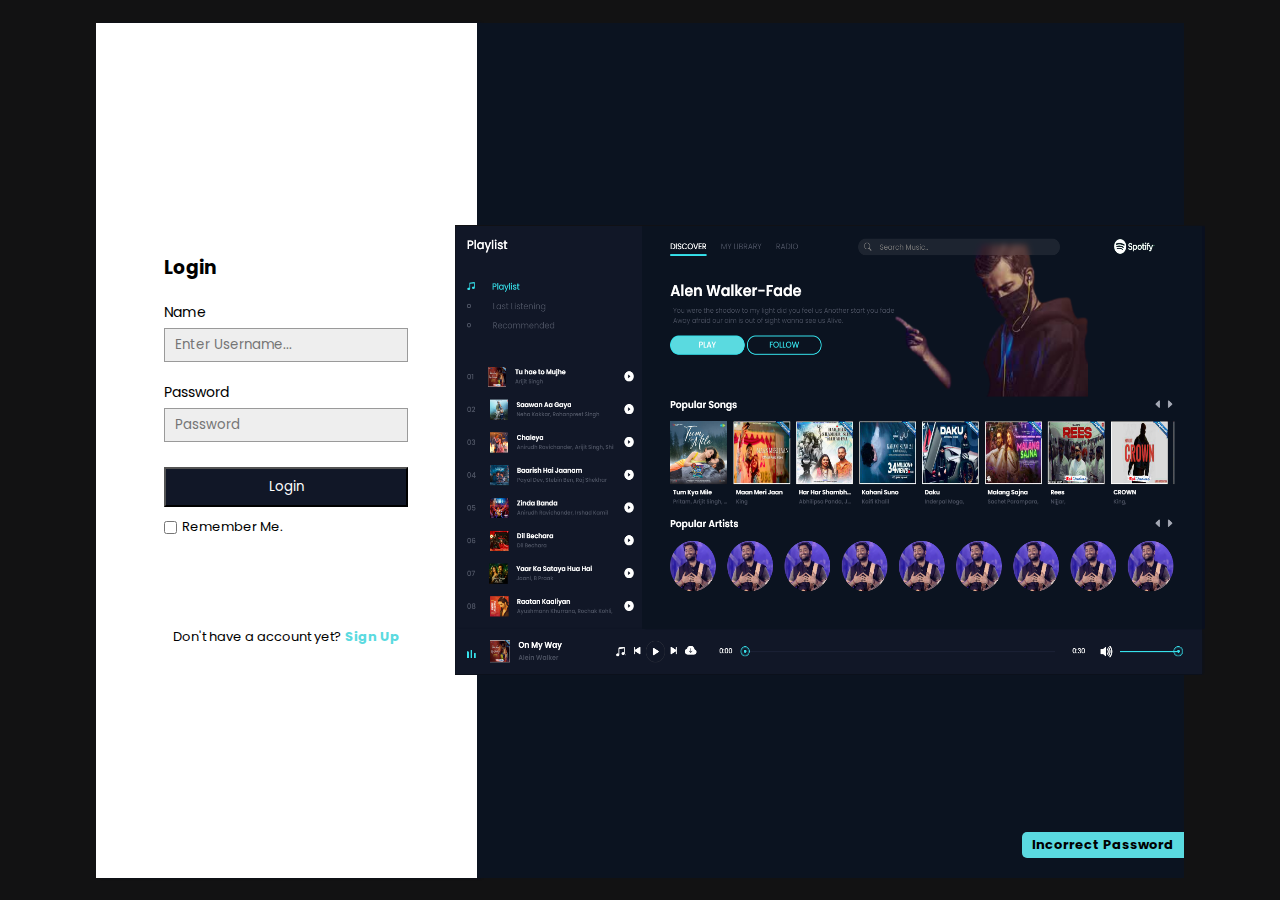
<file: login.html>
<!DOCTYPE html>
<html lang="en">

<head>
    <meta charset="UTF-8">
    <meta http-equiv="X-UA-Compatible" content="IE=edge">
    <meta name="viewport" content="width=device-width, initial-scale=1.0">
    <title>Music Website Login Page</title>
    <link rel="stylesheet" href="style.css">
    <style>
        header {
            background: #121213;
        }
    </style>
</head>

<body>
    <header>
        <div class="left">
            <div class="content">
                <form method="post">
                    <h3>Login</h3>
                    <div class="card">
                        <label for="name">Name</label>
                        <input type="text" name="user_name" placeholder="Enter Username..." required>
                    </div>
                    <div class="card">
                        <label for="password">Password</label>
                        <input type="password" name="user_password" placeholder="Password" required>
                    </div>
                    <input type="submit" value="Login" class="submit">
                    <div class="check">
                        <input type="checkbox" name="" id=""><span>Remember Me.</span>
                    </div>
                    <p>Don't have a account yet? <a href="signup.html">Sign Up</a></p>
                </form>
            </div>
        </div>
        <div class="right">
            <img src="./img/Screenshot 1.png">
            <h3>Incorrect Password</h3>
        </div>
    </header>
</body>

</html>
</file>
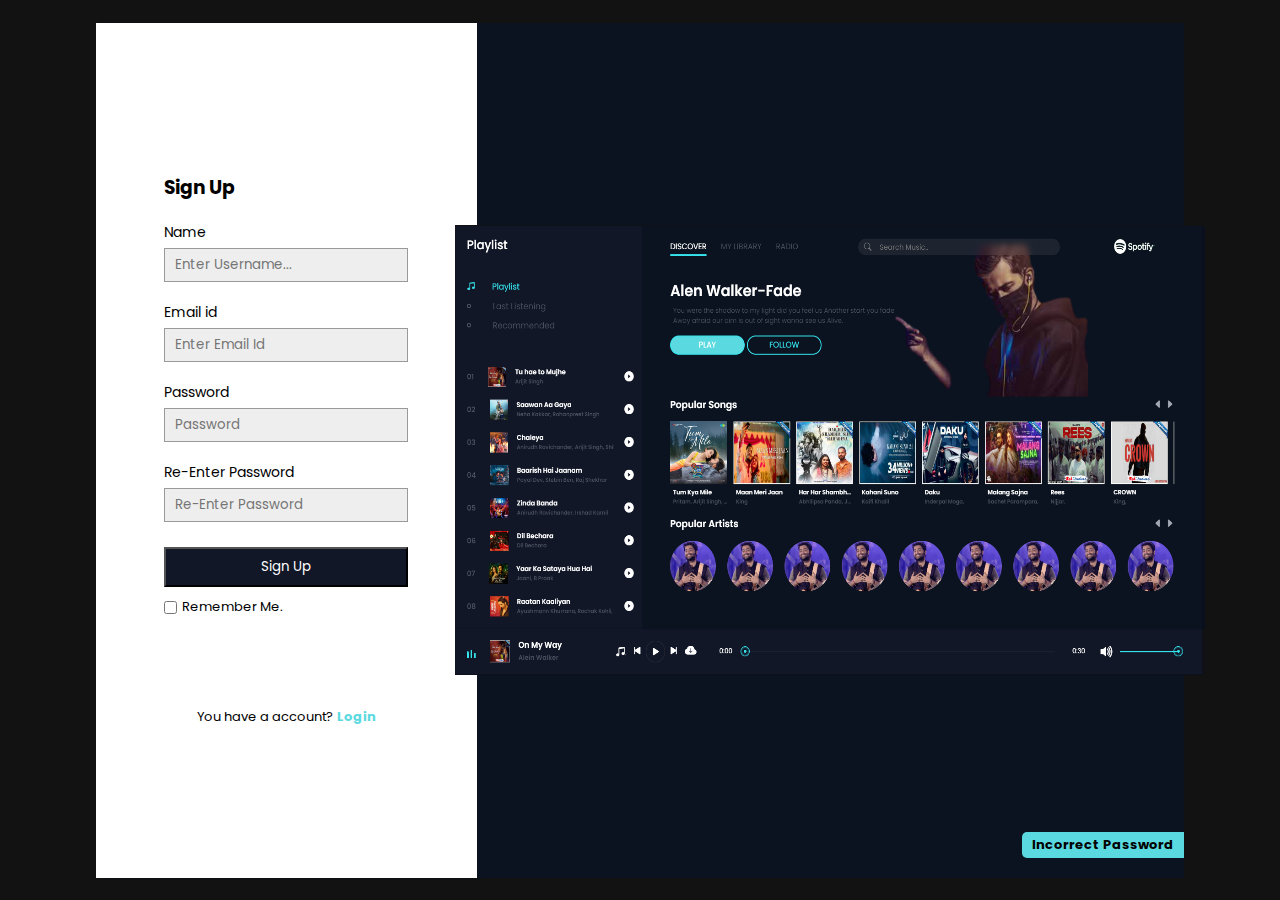
<file: signup.html>
<!DOCTYPE html>
<html lang="en">

<head>
    <meta charset="UTF-8">
    <meta http-equiv="X-UA-Compatible" content="IE=edge">
    <meta name="viewport" content="width=device-width, initial-scale=1.0">
    <title>Music Website Signup Page</title>
    <link rel="stylesheet" href="style.css">
    <style>
        header {
            background: #121213;
        }
    </style>
</head>

<body>
    <header>
        <div class="left">
            <div class="content">
                <form method="post">
                    <h3>Sign Up</h3>
                    <div class="card">
                        <label for="name">Name</label>
                        <input type="text" name="user_name" placeholder="Enter Username..." required>
                    </div>
                    <div class="card">
                        <label for="email">Email id</label>
                        <input type="email" name="user_email" placeholder="Enter Email Id" required>
                    </div>
                    <div class="card">
                        <label for="password">Password</label>
                        <input type="password" name="user_password" placeholder="Password" required>
                    </div>
                    <div class="card">
                        <label for="password">Re-Enter Password</label>
                        <input type="password" name="user_password" placeholder="Re-Enter Password" required>
                    </div>
                    <input type="submit" value="Sign Up" class="submit">
                    <div class="check">
                        <input type="checkbox" name="" id=""><span>Remember Me.</span>
                    </div>
                    <p>You have a account? <a href="login.html">Login</a></p>
                </form>
            </div>
        </div>
        <div class="right">
            <img src="./img/Screenshot 1.png">
            <h3>Incorrect Password</h3>
        </div>
    </header>
</body>

</html>
</file>
<file: style.css>
@import url('https://fonts.googleapis.com/css2?family=Montserrat:ital,wght@0,300;1,200;1,300&family=Mulish:wght@300&family=Poppins:ital,wght@0,400;0,500;0,600;1,500&family=Roboto:ital,wght@0,300;0,400;1,100&family=Rubik:wght@300&family=Slabo+27px&display=swap');

* {
    margin: 0%;
    padding: 0%;
    box-sizing: border-box;
    font-family: 'Poppins', sans-serif;
}

body {
    width: 100%;
    height: 100vh;
    background: #121213;
    display: grid;
    place-items: center;
}

header {
    position: relative;
    width: 85%;
    height: 95%;
    display: flex;
    flex-wrap: wrap;
    background: #111727;
}

.menu-box,
.song-box {
    width: 25%;
    height: 90%;
    box-shadow: 5px 0px 2px #090f1f;
    color: white;
}

.song-box {
    position: relative;
    width: 75%;
    background: #0b1320;
}

.song-play {
    width: 100%;
    height: 10%;
    background: #111727;
    box-shadow: 0px 3px 8px #090f1f;
}

header .menu-box a {
    text-decoration: none;
    color: white;
}

header .menu-box h1 {
    font-size: 20px;
    margin: 15px 0px 0px 20px;
    font-weight: 500;
    transition: 1s linear;
}

header .menu-box .playlist {
    margin: 40px 0px 0px 20px;
}

header .menu-box .playlist h4 {
    font-size: 14px;
    font-weight: 400;
    padding-bottom: 10px;
    color: #4c5262;
    cursor: pointer;
    display: flex;
    align-items: center;
    transition: .3s linear;
}

header .menu-box .playlist h4:hover {
    color: white;
}

header .menu-box .playlist h4 span {
    position: relative;
    margin-right: 45px;
    cursor: pointer;
}

header .menu-box .playlist h4 span::before {
    content: "";
    position: absolute;
    width: 4px;
    height: 4px;
    border: 2px solid #4c5262;
    border-radius: 50%;
    top: -4px;
    transition: .3s linear;
}

header .menu-box .playlist h4:hover span::before {
    border: 2px solid white;
}

header .menu-box .playlist h4 .bi {
    display: none;

}

header .menu-box .playlist .active {
    color: #36e2ec;
}

header .menu-box .playlist .active span {
    display: none;
}

header .menu-box .playlist .active .bi {
    display: flex;
    margin-right: 30px;
}

header .menu-box .menu-songs {
    width: 100%;
    height: 420px;
    margin-top: 40px;
    overflow: auto;
}

header .menu-box .menu-songs::-webkit-scrollbar {
    display: none;
}


header .menu-box .menu-songs li {
    list-style: none;
    position: relative;
    padding: 5px 0px 5px 20px;
    display: flex;
    align-items: center;
    margin-bottom: 10px;
    cursor: pointer;
    transition: .3s linear;
}


header .menu-box .menu-songs li:hover {
    background: rgb(105, 105, 105, .1);
}

header .menu-box .menu-songs li span {
    font-size: 12px;
    font-weight: 600;
    color: #4c5262;
}

header .menu-box .menu-songs li img {
    width: 32px;
    height: 32px;
    margin-left: 25px;
}

header .menu-box .menu-songs li h5 {
    margin-left: 15px;
    font-size: 11px;
    width: 170px;
    overflow: hidden;
    text-overflow: ellipsis;
    white-space: nowrap;
}

header .menu-box .menu-songs li h5 .sub-title {
    font-size: 9px;
    color: #4c5262;
}

header .menu-box .menu-songs li .bi {
    position: absolute;
    right: 15px;
}

header .song-play {
    display: flex;
    align-items: center;
    padding: 0px 20px;
}

header .song-play .wave {
    width: 30px;
    height: 30px;
    padding-bottom: 5px;
    display: flex;
    align-items: flex-end;
    margin-right: 10px;
}

header .song-play .wave .wave1 {
    width: 3px;
    height: 10px;
    background: #36e2ec;
    margin-right: 3px;
    border-radius: 10px 10px 0px 0px;
    animation: unset;
}

header .song-play .wave .wave1:nth-child(2) {
    height: 13px;
    margin-right: 3.5px;
    animation-delay: .4s;
}

header .song-play .wave .wave1:nth-child(3) {
    height: 8px;
    animation-delay: .8s;
}

@keyframes wave {
    0% {
        height: 10px;
    }

    50% {
        height: 15px;
    }

    100% {
        height: 10px;
    }
}

/* 
javascriptclass */

header .song-play .active1 .wave1 {
    animation: wave .5s linear infinite;
}

header .song-play .active1 .wave1:nth-child(2) {
    animation-delay: .4s;
}

header .song-play .active1 .wave1:nth-child(3) {
    animation-delay: .8s;
}

header .song-play img {
    width: 35px;
    height: 35px;
}

header .song-play h5 {
    width: 130px;
    margin-left: 15px;
    color: white;
    line-height: 20px;
    overflow: hidden;
    text-overflow: ellipsis;
    white-space: nowrap;
}

header .song-play h5 .sub-title {
    font-size: 11px;
    color: #4c5262;
    width: 100%;
    overflow: hidden;
    text-overflow: ellipsis;
    white-space: nowrap;
}

header .song-play .icon {
    font-size: 20px;
    color: white;
    margin: 0px 20px 0px 40px;
    outline: none;
    display: flex;
    align-items: center;
}

header .song-play .icon .bi {
    cursor: pointer;
    outline: none;
}

header .song-play .icon .shuffle {
    font-size: 17px;
    margin-right: 10px;
    width: 17.5px;
    overflow: hidden;
    display: flex;
    align-items: center;
}

header .song-play .icon #download-music {
    text-decoration: none;
    color: white;
    font-size: 20px;
    margin-left: 10px;
}

header .song-play .icon .bi:nth-child(3) {
    border: 1px solid rgb(105, 105, 105, .3);
    border-radius: 50%;
    padding: 2px 5px 0px 7px;
    margin: 0px 5px;
}


header .song-play span {
    color: white;
    width: 33px;
    font-size: 11px;
    font-weight: 400;
}

header .song-play span {
    margin: 0px 0px 0px 20px;
}

header .song-play .bar {
    position: relative;
    width: 43%;
    height: 2px;
    background: rgb(105, 105, 170, .1);
    margin: 0px 10px 0px 10px;
}

header .song-play .bar .bar2 {
    position: absolute;
    background: #36e2ec;
    width: 0%;
    height: 100%;
    top: 0;
    transition: 1s linear;
}

header .song-play .bar .dot {
    position: absolute;
    width: 5px;
    height: 5px;
    background: #36e2ec;
    border-radius: 50%;
    top: -1.5px;
    transition: 1s linear;
}

header .song-play .bar .dot::before {
    position: absolute;
    content: "";
    width: 15px;
    height: 15px;
    border: 1px solid #36e2ec;
    border-radius: 50%;
    left: -6px;
    top: -6px;
    box-shadow: inset 0px 0px 3px #36e2ec;
}

header .song-play .bar input {
    position: absolute;
    width: 100%;
    top: -6.7px;
    left: 0px;
    cursor: pointer;
    z-index: 9999999999999999999999;
    opacity: 0;
}

header .song-play .vol {
    position: relative;
    width: 100px;
    height: 2px;
    margin-left: 50px;
    background: rgb(105, 105, 170, .1);
}

header .song-play .vol .bi {
    position: absolute;
    color: white;
    font-size: 25px;
    top: -17px;
    left: -35px;
}


header .song-play .vol input {
    position: absolute;
    width: 100%;
    cursor: pointer;
    top: -6.7px;
    left: 0px;
    z-index: 999999999999999999999;
    opacity: 0;
}

header .song-play .vol .vol-bar {
    position: absolute;
    background: #36e2ec;
    width: 100%;
    height: 100%;
    top: 0;
    transition: 1s linear;
}

header .song-play .vol .dot {
    position: absolute;
    width: 5px;
    height: 5px;
    background: #36e2ec;
    border-radius: 50%;
    top: -1.5px;
    left: 100%;
    transition: 1s linear;
}

header .song-play .vol .dot::before {
    position: absolute;
    content: "";
    width: 15px;
    height: 15px;
    border: 1px solid #36e2ec;
    border-radius: 50%;
    left: -6px;
    top: -6px;
    box-shadow: inset 0px 0px 3px #36e2ec;
}

header .song-box::before {
    position: absolute;
    content: "";
    width: 100%;
    height: 300px;
    background: url("./img/images__5_-removebg-preview.png");
    background-repeat: no-repeat;
    background-position: right;
    background-size: 37%;
    right: 200px;
    z-index: -1;
}

header .song-box {
    z-index: 2;
}

header .song-box nav {
    width: 90%;
    height: 10%;
    margin: auto;
    display: flex;
    align-items: center;
    justify-content: space-between;
}

header .song-box nav ul {
    display: flex;
}


header .song-box nav ul li {
    list-style: none;
    position: relative;
    font-size: 13px;
    text-transform: uppercase;
    color: #4c5262;
    margin-right: 25px;
    cursor: pointer;
    transition: .3s linear;
}

header .song-box nav ul li:hover {
    color: white;
}

header .song-box nav ul li:nth-child(1) {
    color: white;
}

header .song-box nav ul li span {
    position: absolute;
    width: 100%;
    height: 2.5px;
    background: #36e2ec;
    bottom: -5px;
    left: 0;
    border-radius: 20px;
}

header .song-box nav .search {
    position: relative;
    width: 40%;
    padding: 1px 10px;
    border-radius: 20px;
    color: gray;
}

header .song-box nav .search::before {
    content: "";
    position: absolute;
    width: 100%;
    height: 100%;
    background: rgb(184, 184, 184, .1);
    border-radius: 20px;
    backdrop-filter: blur(5px);
    z-index: -1;
}

header .song-box nav .search .bi {
    font-size: 13px;
    padding: 3px 0px 0px 10px;
}

header .song-box nav .search input {
    background: none;
    border: none;
    outline: none;
    padding: 0px 10px;
    color: white;
    font-size: 12px;
}

header .song-box nav .search .search-result {
    position: absolute;
    width: 100%;
    height: 200px;
    /* border: 1px solid white; */
    margin-top: 10px;
    border-radius: 10px;
    overflow: auto;
}

header .song-box nav .search .search-result::-webkit-scrollbar {
    display: none;
}

header .song-box nav .search .search-result .card {
    width: 100%;
    min-height: 45px;
    /* border: 1px solid white; */
    display: flex;
    align-items: center;
    background: rgb(184, 184, 184, .1);
    margin-bottom: 5px;
    text-decoration: none;
    border-radius: 10px;
    display: none;
}

header .song-box nav .search .search-result .card img {
    width: 35px;
    height: 35px;
    border-radius: 5px;
    margin-left: 5px;
}

header .song-box nav .search .search-result .card .content {
    width: 80%;
    height: 100%;
    /* border: 1px solid white; */
    padding: 0;
    font-size: 13px;
    font-weight: 600;
    color: white;
}

header .song-box nav .search .search-result .card .content .sub-title {
    font-size: 11px;
    color: gray;
}

header .song-box nav .user {
    position: relative;
    width: 140px;
    height: 110px;

}

header .song-box nav .user img {
    width: 100%;
    height: 100%;
    border-radius: 50%;
    cursor: pointer;
    transition: .3s linear;
}

header .song-box nav .user img:hover {
    scale: 1.1;
}

header .song-box .content {
    width: 90%;
    height: 30%;
    margin: auto;
    padding-top: 20px;
}

header .song-box .content h1 {
    font-size: 25px;
    font-weight: 600;
}

header .song-box .content p {
    font-size: 11px;
    font-weight: 400;
    color: #4c5262;
    margin: 5px;
}

header .song-box .content .buttons {
    margin: 15px 0px;
}

header .song-box .content .buttons button {
    width: 130px;
    height: 30px;
    border: 2px solid #36e2ec;
    outline: none;
    border-radius: 20px;
    background: #5adae0;
    color: white;
    cursor: pointer;
    transition: .3s linear;
}

header .song-box .content .buttons button:hover {
    background: none;
    color: #36e2ec;
}

header .song-box .content .buttons button:nth-child(2) {
    background: none;
    color: #36e2ec;
}

header .song-box .content .buttons button:nth-child(2):hover {
    background: #36e2ec;
    color: white;
}

header .song-box .popular-songs {
    width: 90%;
    height: auto;
    margin: auto;
    margin-top: 15px;
}

header .song-box .popular-songs .h4 {
    display: flex;
    align-items: center;
    justify-content: space-between;
}


header .song-box .popular-songs .h4 .bi {
    color: #a4a8b4;
    cursor: pointer;
    transition: .3s linear;
}


header .song-box .popular-songs .h4 .bi:hover {
    color: white;
}

header .song-box .popular-songs .pop-song {
    width: 100%;
    height: 150px;
    margin-top: 15px;
    display: flex;
    overflow: auto;
    scroll-behavior: smooth;
}

header .song-box .popular-songs .pop-song::-webkit-scrollbar {
    display: none;
}

header .song-box .popular-songs .pop-song li {
    min-width: 100px;
    height: 140px;
    list-style: none;
    margin-right: 10px;
    transition: .3s linear;
}

header .song-box .popular-songs .pop-song li:hover {
    background: rgb(105, 105, 105, .1);
}

header .song-box .popular-songs .pop-song li .img-play {
    position: relative;
    width: 100px;
    height: 100px;
    display: flex;
    align-items: center;
    justify-content: center;
}

header .song-box .popular-songs .pop-song li .img-play img {
    width: 100%;
    height: 100%;
}

header .song-box .popular-songs .pop-song li .img-play .bi {
    position: absolute;
    font-size: 20px;
    cursor: pointer;
    transition: .3s linear;
    opacity: 0;
}

header .song-box .popular-songs .pop-song li:hover .img-play .bi {
    opacity: 1;
}

header .song-box .popular-songs .pop-song li h5 {
    padding: 5px 0px 0px 5px;
    line-height: 15px;
    font-size: 10px;
    width: 100px;
    overflow: hidden;
    white-space: nowrap;
    text-overflow: ellipsis;
}

header .song-box .popular-songs .pop-song li h5 .sub-title {
    font-size: 9px;
    color: #4c5262;
    overflow: hidden;
    white-space: nowrap;
    text-overflow: ellipsis;
}

header .song-box .popular-artists {
    width: 90%;
    height: auto;
    margin: auto;
}

header .song-box .popular-artists .h4 {
    display: flex;
    align-items: center;
    justify-content: space-between;
}


header .song-box .popular-artists .h4 .bi {
    color: #a4a8b4;
    cursor: pointer;
    transition: .3s linear;
}


header .song-box .popular-artists .h4 .bi:hover {
    color: white;
}

header .song-box .popular-artists .items {
    width: 100%;
    height: auto;
    margin-top: 15px;
    display: flex;
    overflow: auto;
    scroll-behavior: smooth;
}

header .song-box .popular-artists .items::-webkit-scrollbar {
    display: none;
}


header .song-box .popular-artists .items li {
    list-style: none;
    height: 80px;
    min-width: 80px;
    position: relative;
    border-radius: 50%;
    margin-right: 20px;
    cursor: pointer;
}

header .song-box .popular-artists .items li img {
    height: 100%;
    width: 100%;
    border-radius: 50%;
}

/* login-spage-style */

header .left,
.right {
    position: relative;
    width: 65%;
    height: 100%;
    /* border: 1px solid white; */
    background: #0b1320;
    display: flex;
    align-items: center;
    justify-content: center;
}

header .right img {
    width: 750px;
    height: 450px;
}


header .left {
    position: relative;
    width: 35%;
    height: 100%;
    border: 1px solid white;
    background: white;
    box-shadow: 5px 0px 2px #090f1f;
}

header .left .content {
    width: 75%;
    height: auto;
    /* border: 1px solid black; */
    padding: 25px 20px;
    background: white;
}

header .left .content .card {
    width: 100%;
    display: flex;
    align-items: flex-start;
    flex-direction: column;
    justify-content: center;
    margin-top: 20px;
}

header .left .content .card label {
    font-size: 14px;
}


header .left .content .card input {
    width: 100%;
    padding: 6px 10px;
    border: 1px solid rgb(154, 154, 154);
    background: rgb(238, 238, 238);
    margin-top: 5px;
}

header .left .content .submit {
    margin-top: 25px;
    padding: 8px 20px;
    background: #111727;
    color: white;
    width: 100%;
    cursor: pointer;
}


header .left .content .check {
    display: flex;
    align-items: center;
    margin-top: 10px;
}

header .left .content .check span {
    margin-left: 5px;
    font-size: 13px;
}

header .left .content p {
    margin-top: 90px;
    text-align: center;
    font-size: 13px;
}

header .left .content p a {
    text-decoration: none;
    font-weight: bold;
    color: #5adae0;
}

header .right h3 {
    position: absolute;
    background: #5adae0;
    color: black;
    right: 0;
    bottom: 20px;
    padding: 3px 10px;
    border-radius: 5px 0px 0px 5px;
    font-size: 13px;
}
</file>
